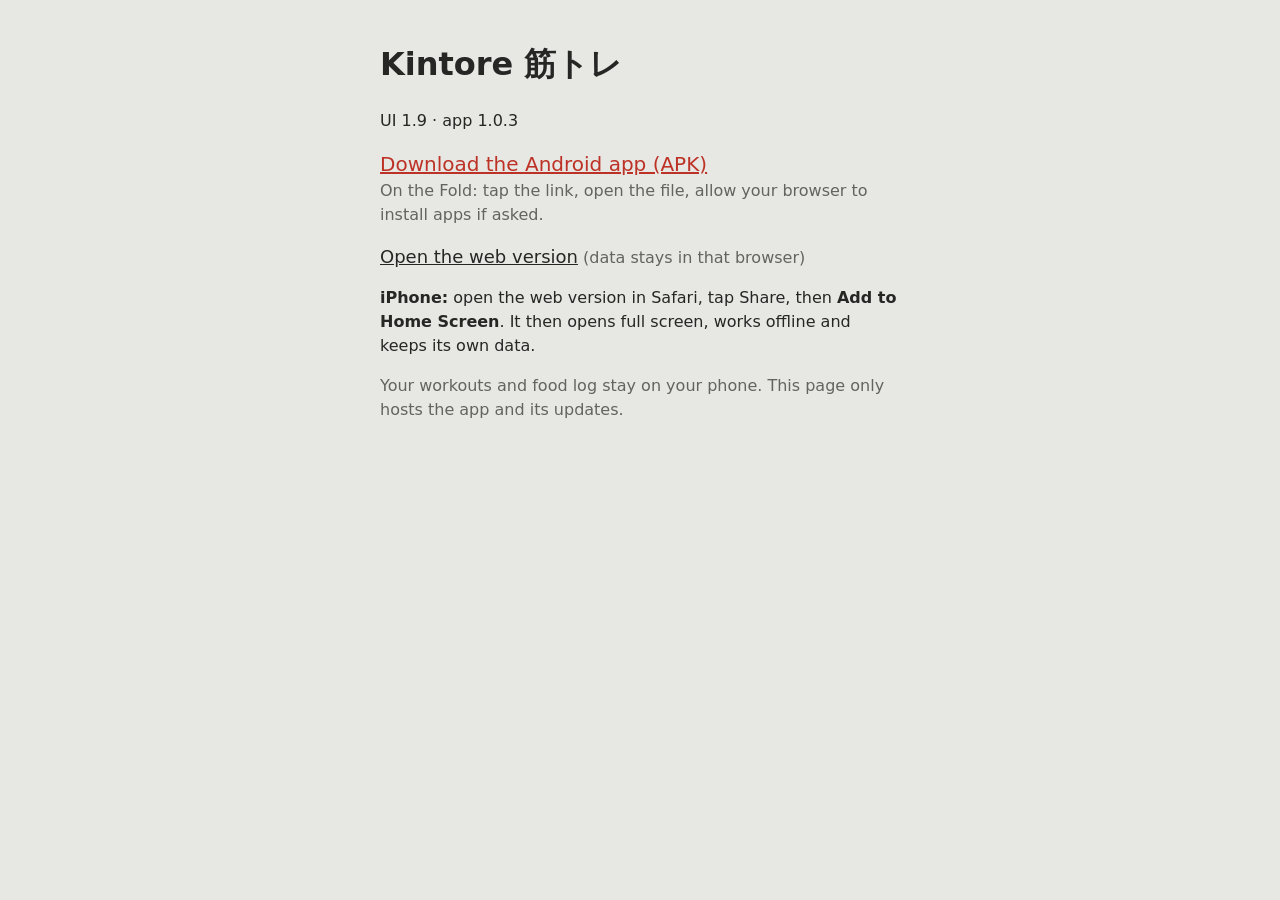
<file: index.html>
<!doctype html><meta charset="utf-8"><meta name="viewport" content="width=device-width,initial-scale=1">
<title>Kintore</title><link rel="icon" href="app/icons/icon.svg">
<body style="font-family:system-ui;max-width:520px;margin:40px auto;padding:0 16px;line-height:1.5;background:#E7E7E4;color:#262625">
<h1 style="font-weight:600">Kintore 筋トレ</h1><p>UI 1.9 · app 1.0.3</p>
<p><a href="kintore.apk" style="font-size:20px;color:#BD3226">Download the Android app (APK)</a><br>
<span style="color:#63635F">On the Fold: tap the link, open the file, allow your browser to install apps if asked.</span></p>
<p><a href="app/" style="font-size:18px;color:#262625">Open the web version</a> <span style="color:#63635F">(data stays in that browser)</span></p>
<p><b>iPhone:</b> open the web version in Safari, tap Share, then <b>Add to Home Screen</b>. It then opens full screen, works offline and keeps its own data.</p>
<p style="color:#63635F">Your workouts and food log stay on your phone. This page only hosts the app and its updates.</p></body>
</file>
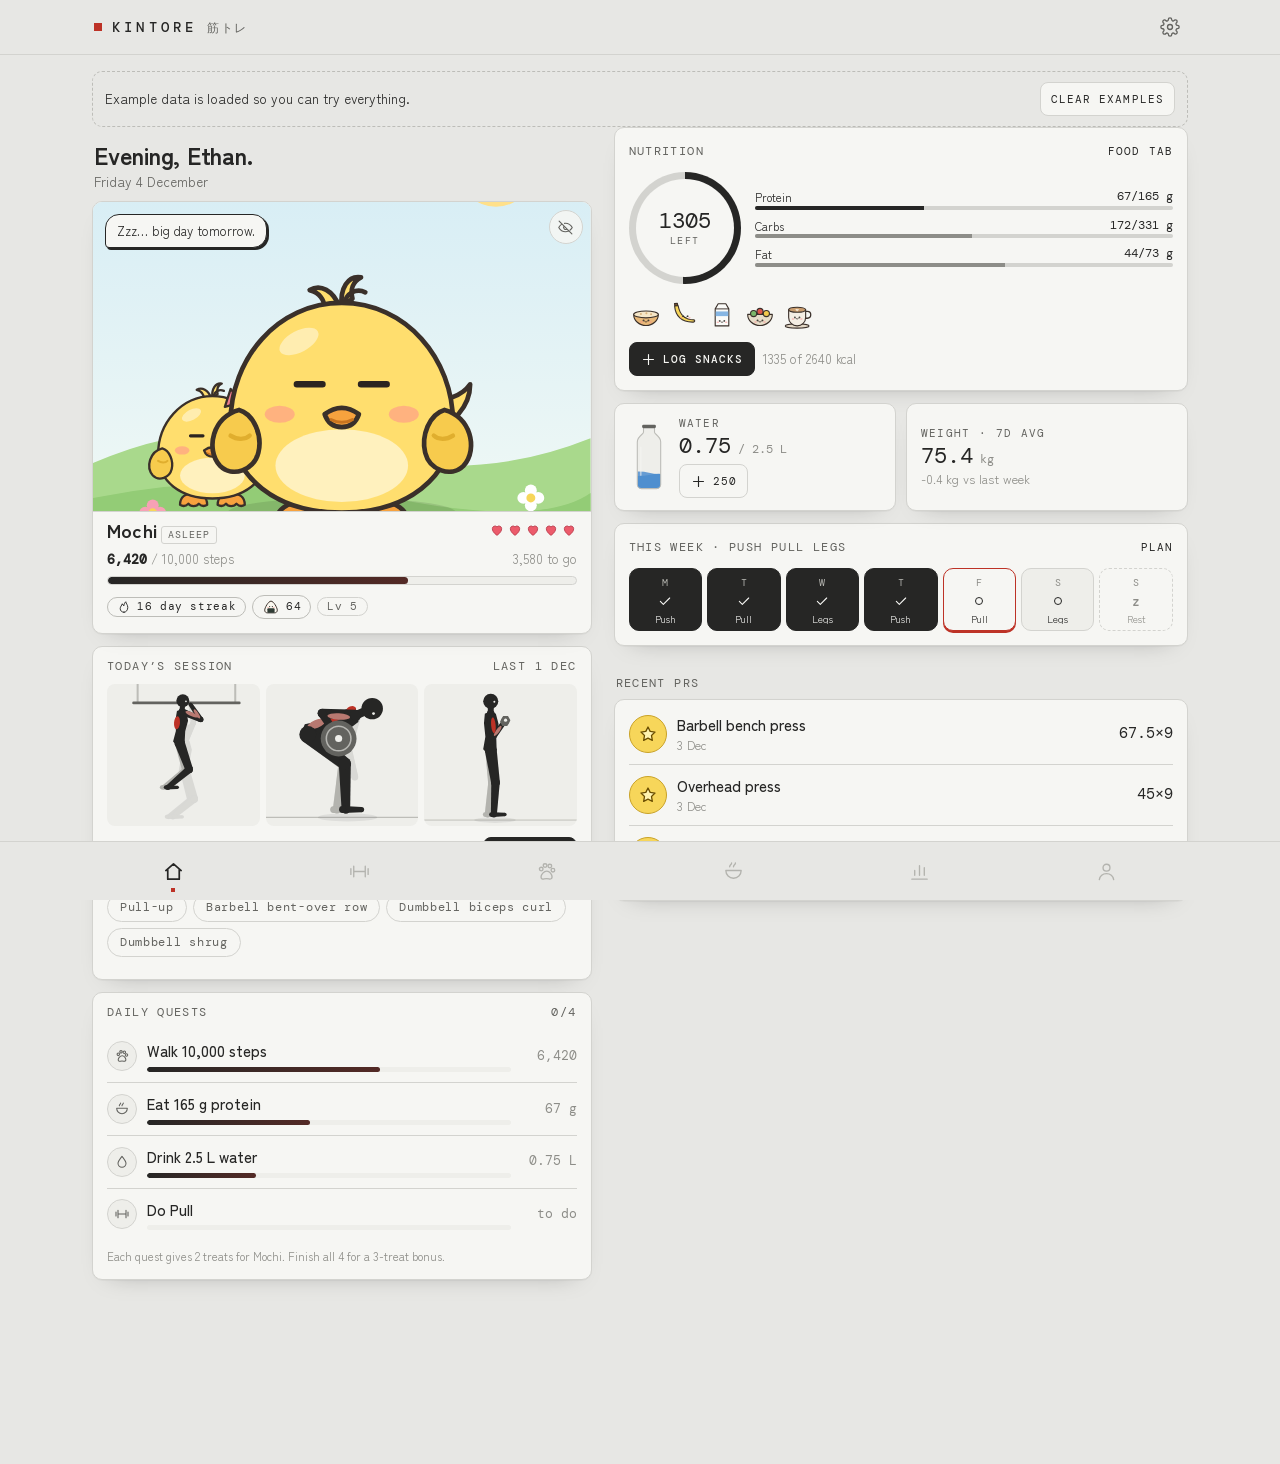
<file: app/index.html>
<!doctype html>
<html lang="en">
<head>
<meta charset="utf-8">
<meta name="viewport" content="width=device-width,initial-scale=1,viewport-fit=cover">
<meta name="color-scheme" content="light dark">
<title>Kintore</title>
<link rel="manifest" href="manifest.webmanifest">
<link rel="icon" href="icons/icon.svg">
<link rel="apple-touch-icon" href="icons/apple-touch-icon.png">
<meta name="theme-color" content="#E7E7E4">
<meta name="apple-mobile-web-app-capable" content="yes">
<meta name="mobile-web-app-capable" content="yes">
<meta name="apple-mobile-web-app-status-bar-style" content="default">
<meta name="apple-mobile-web-app-title" content="Kintore">
<meta name="format-detection" content="telephone=no">
<link rel="stylesheet" href="css/app.css">
</head>
<body>

<header class="topbar"><div class="in">
  <h1 class="brand">Kintore <small>筋トレ</small></h1>
  <button type="button" class="iconbtn" data-a="settings" aria-label="Settings"><svg class="i" viewBox="0 0 24 24"><circle cx="12" cy="12" r="3"/><path d="M19.4 15a1.7 1.7 0 0 0 .3 1.8l.1.1a2 2 0 1 1-2.8 2.8l-.1-.1a1.7 1.7 0 0 0-1.8-.3 1.7 1.7 0 0 0-1 1.5V21a2 2 0 1 1-4 0v-.1a1.7 1.7 0 0 0-1.1-1.5 1.7 1.7 0 0 0-1.8.3l-.1.1a2 2 0 1 1-2.8-2.8l.1-.1a1.7 1.7 0 0 0 .3-1.8 1.7 1.7 0 0 0-1.5-1H3a2 2 0 1 1 0-4h.1a1.7 1.7 0 0 0 1.5-1.1 1.7 1.7 0 0 0-.3-1.8l-.1-.1a2 2 0 1 1 2.8-2.8l.1.1a1.7 1.7 0 0 0 1.8.3H9a1.7 1.7 0 0 0 1-1.5V3a2 2 0 1 1 4 0v.1a1.7 1.7 0 0 0 1 1.5 1.7 1.7 0 0 0 1.8-.3l.1-.1a2 2 0 1 1 2.8 2.8l-.1.1a1.7 1.7 0 0 0-.3 1.8V9a1.7 1.7 0 0 0 1.5 1H21a2 2 0 1 1 0 4h-.1a1.7 1.7 0 0 0-1.5 1z"/></svg></button>
</div></header>
<main><div class="page" id="view"></div></main>
<div id="rest" hidden><div class="in"><div class="prog"><i id="rest-i"></i></div><span class="lbl">Rest</span><span class="t" id="rest-t">1:30</span><span class="grow small muted ellipsis" id="rest-n"></span>
  <button type="button" class="btn sm" data-a="rest-add" aria-label="Add 15 seconds">+15</button><button type="button" class="btn sm ghost" data-a="rest-stop">Skip</button></div></div>
<nav class="bottomnav" aria-label="Sections"><div class="in" id="nav"></div></nav>
<div id="sheetwrap" hidden><button type="button" class="scrim" data-a="close" aria-label="Close"></button><div class="sheet" role="dialog" aria-modal="true" id="sheet"></div></div>
<div id="toastwrap"></div>
<script src="js/figs.js"></script>
<script src="js/icons.js"></script>
<script src="js/pets.js"></script>
<script src="js/app.js"></script>
<script src="js/walk.js"></script>
<script src="js/plan.js"></script>
<script src="js/coach.js"></script>
<script src="js/me.js"></script>
<script src="js/web.js"></script>
<script src="js/boot.js"></script>
</body>
</html>
</file>
<file: app/css/app.css>
/* Generated from the Kintore prototype. Fonts are bundled so the app works offline. */
@font-face{font-family:"DM Mono";font-weight:300;font-display:swap;src:url(../fonts/dm-mono-latin-300-normal.woff2) format("woff2")}
@font-face{font-family:"DM Mono";font-weight:400;font-display:swap;src:url(../fonts/dm-mono-latin-400-normal.woff2) format("woff2")}
@font-face{font-family:"DM Mono";font-weight:500;font-display:swap;src:url(../fonts/dm-mono-latin-500-normal.woff2) format("woff2")}
@font-face{font-family:"Zen Kaku Gothic New";font-weight:400;font-display:swap;src:url(../fonts/zen-kaku-gothic-new-latin-400-normal.woff2) format("woff2")}
@font-face{font-family:"Zen Kaku Gothic New";font-weight:500;font-display:swap;src:url(../fonts/zen-kaku-gothic-new-latin-500-normal.woff2) format("woff2")}
@font-face{font-family:"Zen Kaku Gothic New";font-weight:700;font-display:swap;src:url(../fonts/zen-kaku-gothic-new-latin-700-normal.woff2) format("woff2")}
/* Kintore — same paper/ink language as Kura, Hibiki, Koban and Kabu: warm paper and ink, DM Mono for labels and data,
   Zen Kaku Gothic New for text, the red square as the family mark and red for "on". Layout: one column, hairline cards, icon-only bottom nav. */
:root{
  --paper:#E7E7E4; --sheet:#F6F6F3; --soft:#EEEEEA; --rule:#D3D3CF; --red:#BD3226; --up:#1d7a4f; --warn:#a86c12; --water:#4f8fcf;
  --ink:#262625; --ink-2:#63635F; --ink-3:#8d8d88; --line-strong:#BDBDB8; --scrim:rgba(0,0,0,.38);
  --shadow:0 1px 0 rgba(0,0,0,.03),0 10px 24px -18px rgba(0,0,0,.35);
  --accent:var(--ink); --accent-ink:var(--sheet); --mark:var(--red); --dim:#B3B3AE; --off:#DCDCD8;
  --radius:10px; --tap:44px; --nav-h:58px;
  --f-mono:"DM Mono",ui-monospace,Menlo,Consolas,monospace;
  --f-body:"Zen Kaku Gothic New",system-ui,-apple-system,"Segoe UI",Roboto,sans-serif;
}
@media (prefers-color-scheme: dark){:root:not([data-theme="light"]):not([data-kt]){color-scheme:dark;
  --paper:#111110; --sheet:#1A1A19; --soft:#232322; --rule:#2C2C2A; --red:#FF6B5E; --up:#4cc38a; --warn:#e0a84a; --water:#6aaee8;
  --ink:#E7E7E3; --ink-2:#9A9A95; --ink-3:#7F7F7B; --line-strong:#3A3A38; --scrim:rgba(0,0,0,.6);
  --shadow:0 1px 0 rgba(0,0,0,.3),0 10px 24px -16px rgba(0,0,0,.9); --dim:#4A4A47; --off:#252524}}
:root[data-theme="dark"]:not([data-kt]),:root[data-kt="dark"]{color-scheme:dark;
  --paper:#111110; --sheet:#1A1A19; --soft:#232322; --rule:#2C2C2A; --red:#FF6B5E; --up:#4cc38a; --warn:#e0a84a; --water:#6aaee8;
  --ink:#E7E7E3; --ink-2:#9A9A95; --ink-3:#7F7F7B; --line-strong:#3A3A38; --scrim:rgba(0,0,0,.6);
  --shadow:0 1px 0 rgba(0,0,0,.3),0 10px 24px -16px rgba(0,0,0,.9); --dim:#4A4A47; --off:#252524}
:root[data-kt="light"]{color-scheme:light;
  --paper:#E7E7E4; --sheet:#F6F6F3; --soft:#EEEEEA; --rule:#D3D3CF; --red:#BD3226; --up:#1d7a4f; --warn:#a86c12; --water:#4f8fcf;
  --ink:#262625; --ink-2:#63635F; --ink-3:#8d8d88; --line-strong:#BDBDB8; --scrim:rgba(0,0,0,.38); --dim:#B3B3AE; --off:#DCDCD8}
/* 湯屋 Yuya: washi paper, soft sumi ink, dimmed lantern vermilion */
:root[data-kt="yuya"]{color-scheme:light;
  --paper:#ECE5D8; --sheet:#F4EFE6; --soft:#E4DCCD; --rule:#D6CCBA; --red:#A9533C; --up:#4F7A6B; --warn:#9A6A2A; --water:#5f8fa3;
  --ink:#34302A; --ink-2:#5F6B66; --ink-3:#85897F; --line-strong:#C3B8A4; --scrim:rgba(40,34,26,.36);
  --shadow:0 1px 0 rgba(60,45,25,.04),0 10px 24px -18px rgba(60,45,25,.35);
  --accent:#3E4A47; --accent-ink:#F4EFE6; --mark:#B05A40; --dim:#BDB4A3; --off:#DDD4C4}
:root[data-kt="yuya-night"]{color-scheme:dark;
  --paper:#1C1A17; --sheet:#23201C; --soft:#2A2622; --rule:#34302A; --red:#C9765A; --up:#7FA392; --warn:#C9A15A; --water:#7fa6b5;
  --ink:#D9D0BF; --ink-2:#A3A79C; --ink-3:#868074; --line-strong:#463F37; --scrim:rgba(10,8,6,.6);
  --shadow:0 1px 0 rgba(0,0,0,.25),0 10px 24px -16px rgba(0,0,0,.85);
  --accent:#BDB4A2; --accent-ink:#1C1A17; --mark:#B8664A; --dim:#4D4740; --off:#2E2A25}

*{box-sizing:border-box;-webkit-tap-highlight-color:transparent}
body{background:var(--paper);color:var(--ink);font:15px/1.45 var(--f-body)}
body::before{content:"";position:fixed;inset:0 0 auto;height:env(safe-area-inset-top,0px);z-index:10;background:var(--paper)}
button,input,select,textarea{font:inherit;color:inherit}
button{cursor:pointer} button:disabled{cursor:default;opacity:.45}
:focus-visible{outline:2px solid var(--ink-2);outline-offset:2px}
svg.i{width:20px;height:20px;flex:none;stroke:currentColor;fill:none;stroke-width:1.6;stroke-linecap:round;stroke-linejoin:round}
.num{font-family:var(--f-mono);font-variant-numeric:tabular-nums}
.mono{font-family:var(--f-mono)}
.muted{color:var(--ink-3)} .ink2{color:var(--ink-2)} .small{font-size:13px} .tiny{font-size:11.5px}
.row{display:flex;align-items:center;gap:8px} .wrap{flex-wrap:wrap} .between{justify-content:space-between} .grow{flex:1;min-width:0}
.ellipsis{overflow:hidden;text-overflow:ellipsis;white-space:nowrap}
.neg{color:var(--red)} .pos{color:var(--up)}
.sr{position:absolute;width:1px;height:1px;overflow:hidden;clip:rect(0 0 0 0)}

/* shell */
.topbar{position:sticky;top:env(safe-area-inset-top,0px);z-index:5;background:var(--paper);border-bottom:1px solid var(--rule)}
.topbar .in{max-width:760px;margin:0 auto;display:flex;align-items:center;gap:4px;min-height:54px;padding-left:max(14px,env(safe-area-inset-left,0px));padding-right:max(8px,env(safe-area-inset-right,0px))}
.brand{display:inline-flex;align-items:center;gap:10px;font:500 14px var(--f-mono);letter-spacing:.3em;text-transform:uppercase;margin:0;flex:1}
.brand::before{content:"";width:8px;height:8px;background:var(--mark);flex:none}
.brand small{font-family:var(--f-body);letter-spacing:.1em;color:var(--ink-2);font-weight:400;font-size:12px}
.iconbtn{width:var(--tap);height:var(--tap);border:0;background:transparent;border-radius:6px;display:grid;place-items:center;color:var(--ink-2);flex:none;padding:0}
.iconbtn:active{background:var(--soft)} .iconbtn.sm{width:34px;height:34px}
main{padding-bottom:calc(var(--nav-h) + 90px)}
.page{max-width:760px;margin:0 auto;padding-block:6px 24px;padding-left:max(12px,env(safe-area-inset-left,0px));padding-right:max(12px,env(safe-area-inset-right,0px))}
.bottomnav{position:fixed;bottom:0;left:0;right:0;z-index:10;background:var(--paper);border-top:1px solid var(--rule);padding:0 max(4px,env(safe-area-inset-right,0px)) env(safe-area-inset-bottom,0px) max(4px,env(safe-area-inset-left,0px))}
.bottomnav .in{max-width:760px;margin:0 auto;display:grid;grid-template-columns:repeat(6,1fr);height:var(--nav-h)}
.navbtn{border:0;background:transparent;display:flex;flex-direction:column;align-items:center;justify-content:center;color:var(--dim);position:relative}
.navbtn svg{width:23px;height:23px;stroke-width:1.4}
.navbtn.on{color:var(--ink)} .navbtn.on svg{stroke-width:1.8}
.navbtn.on::after{content:"";position:absolute;bottom:8px;width:4px;height:4px;background:var(--mark)}
.navbtn .dot{position:absolute;top:10px;left:calc(50% + 8px);width:7px;height:7px;border-radius:50%;background:var(--red)}

/* type + blocks */
.hello{font-size:24px;font-weight:700;margin:14px 2px 2px;letter-spacing:-.01em;line-height:1.2;text-wrap:balance}
.sub{margin:0 2px 10px;color:var(--ink-2);font-size:13.5px}
.sectionlabel{display:flex;justify-content:space-between;align-items:center;padding:18px 2px 8px;font:400 11.5px var(--f-mono);letter-spacing:.12em;text-transform:uppercase;color:var(--ink-2)}
.more{border:0;background:none;font:400 11px var(--f-mono);letter-spacing:.1em;color:var(--ink);text-transform:uppercase;padding:4px 0}
.card{background:var(--sheet);border:1px solid var(--rule);border-radius:var(--radius);box-shadow:var(--shadow);margin:0 0 12px;overflow:hidden}
.card-h{padding:12px 14px 6px;font:400 11.5px var(--f-mono);letter-spacing:.12em;text-transform:uppercase;color:var(--ink-2);display:flex;justify-content:space-between;align-items:center;gap:8px}
.card-b{padding:4px 14px 14px}
.lbl{font:400 11px var(--f-mono);letter-spacing:.12em;text-transform:uppercase;color:var(--ink-2)}
.btn{border:1px solid var(--rule);background:var(--sheet);border-radius:8px;padding:0 14px;min-height:var(--tap);font:400 12px var(--f-mono);letter-spacing:.1em;text-transform:uppercase;color:var(--ink);display:inline-flex;align-items:center;justify-content:center;gap:6px}
.btn svg{width:17px;height:17px}
.btn.primary{background:var(--accent);color:var(--accent-ink);border-color:var(--accent);font-weight:500}
.btn.danger{background:transparent;color:var(--red);border-color:color-mix(in srgb,var(--red) 50%,var(--rule))}
.btn.ghost{background:transparent;border-color:transparent}
.btn.sm{min-height:34px;font-size:11px;padding:0 10px}
.btn.block{width:100%}
.chips{display:flex;gap:6px;overflow-x:auto;padding:2px 0 8px;scrollbar-width:none;align-items:center}
.chips::-webkit-scrollbar{display:none}
.chips.wrapc{flex-wrap:wrap;overflow:visible}
.chip{flex:none;border:1px solid var(--rule);background:transparent;border-radius:999px;padding:6px 12px;font:400 11.5px var(--f-mono);letter-spacing:.06em;color:var(--ink-2);display:inline-flex;gap:6px;align-items:center;white-space:nowrap}
.chip svg.i{width:14px;height:14px}
.chip .fi{width:22px;height:22px;margin:-4px 0 -4px -6px}
.chip.on{background:var(--ink);border-color:var(--ink);color:var(--sheet)}
.chip.p{color:var(--ink);border-color:var(--line-strong)}
span.chip{padding:2px 9px;font-size:10.5px}
.tag{display:inline-block;font:400 9.5px var(--f-mono);letter-spacing:.1em;text-transform:uppercase;padding:2px 6px;border-radius:3px;border:1px solid var(--rule);color:var(--ink-2);white-space:nowrap}
.tag.home{border-color:color-mix(in srgb,var(--up) 50%,var(--rule));color:var(--up)}
.seg{display:flex;background:var(--soft);border:1px solid var(--rule);border-radius:10px;padding:3px;gap:3px;margin:4px 0 12px}
.seg button{flex:1;border:0;background:transparent;border-radius:7px;padding:8px 4px;font:400 11px var(--f-mono);letter-spacing:.08em;text-transform:uppercase;color:var(--ink-2)}
.seg button.on{background:var(--ink);color:var(--sheet)}
.field{display:flex;flex-direction:column;gap:4px;margin-bottom:12px;min-width:0}
.field>label,.field>span{font:400 11px var(--f-mono);letter-spacing:.1em;text-transform:uppercase;color:var(--ink-2)}
.input{width:100%;min-height:var(--tap);border:1px solid var(--rule);background:var(--sheet);border-radius:8px;padding:8px 12px;outline:none}
.input:focus{border-color:var(--ink-2)}
.g2{display:grid;grid-template-columns:repeat(2,minmax(0,1fr));gap:0 10px} .g3{display:grid;grid-template-columns:repeat(3,minmax(0,1fr));gap:0 10px}
.tiles{display:grid;grid-template-columns:repeat(2,minmax(0,1fr));gap:10px;margin-bottom:12px}
@media (min-width:620px){.tiles.t4{grid-template-columns:repeat(4,minmax(0,1fr))}}
.tile{background:var(--sheet);border:1px solid var(--rule);border-radius:var(--radius);padding:12px 14px;box-shadow:var(--shadow);min-width:0;text-align:left}
button.tile{display:block;width:100%}
.tile .l{font:400 11px var(--f-mono);letter-spacing:.12em;text-transform:uppercase;color:var(--ink-2)}
.tile .v{font:400 22px var(--f-mono);margin-top:4px;font-variant-numeric:tabular-nums;line-height:1.1}
.tile .v small{font-size:12px;color:var(--ink-3)}
.tile .s{font-size:12.5px;color:var(--ink-3);margin-top:2px}
.lrow{display:flex;align-items:center;gap:10px;padding:10px 0;border-top:1px solid var(--rule);min-height:var(--tap)}
.lrow:first-child{border-top:0}
.lrow .t{flex:1;min-width:0}
.lrow .t b{font-weight:500;display:block}
.lrow .t span{display:block;font-size:12.5px;color:var(--ink-3)}
.lrow .t b>span{display:inline-block;vertical-align:1px}
.empty{padding:24px 16px;text-align:center;color:var(--ink-3);font-size:14px}
.note{font-size:12.5px;color:var(--ink-3);margin:6px 2px}

/* rings */
.ring{--v:0;--c:var(--ink);width:112px;height:112px;border-radius:50%;display:grid;place-items:center;background:conic-gradient(var(--c) calc(var(--v) * 1%),var(--rule) 0);flex:none}
.ring>div{width:calc(100% - 14px);height:calc(100% - 14px);border-radius:50%;background:var(--sheet);display:grid;place-items:center;text-align:center;align-content:center}
.ring b{font:400 22px var(--f-mono);line-height:1}
.ring span{font:400 9.5px var(--f-mono);letter-spacing:.12em;text-transform:uppercase;color:var(--ink-2);margin-top:3px}
.ring.sm{width:60px;height:60px} .ring.sm>div{width:calc(100% - 9px);height:calc(100% - 9px)} .ring.sm b{font-size:14px}
.ring.xs{width:52px;height:52px} .ring.xs>div{width:calc(100% - 8px);height:calc(100% - 8px)} .ring.xs b{font-size:13px} .ring.xs span{font-size:8.5px;margin-top:1px}
.bar{height:4px;background:var(--rule);border-radius:2px;overflow:hidden} .bar i{display:block;height:100%;background:var(--ink)}

/* figures */
.fig{background:var(--soft);border:0;border-radius:8px;padding:0;display:block;width:100%;aspect-ratio:240/224;cursor:pointer;overflow:hidden}
.fig svg{width:100%;height:100%;display:block}
.fg .sk{fill:var(--ink)} .fg .sb{fill:var(--dim)} .fg .gh{fill:var(--ink)} .fg .eye{fill:var(--soft)}
.fg .mp{fill:var(--red)} .fg .ms{fill:color-mix(in srgb,var(--red) 45%,var(--dim))}
.fg .floor{stroke:var(--line-strong);stroke-width:1.2} .fg .shadow{fill:var(--ink);opacity:.08}
.fg .prop{fill:var(--line-strong)} .fg .prop2{fill:color-mix(in srgb,var(--line-strong) 70%,var(--soft))}
.fg .wall{fill:var(--off)} .fg .edge{stroke:var(--line-strong)} .fg .post{stroke:var(--line-strong);stroke-width:3}
.fg .barl{stroke:var(--ink-2);stroke-width:4;stroke-linecap:round} .fg .cable{stroke:var(--ink-2);stroke-width:1.2}
.fg .iron{fill:var(--ink-2)} .fg .hub{fill:var(--soft)} .fg .plate{fill:var(--ink-2)} .fg .pring{fill:none;stroke:var(--soft);stroke-width:1.4;opacity:.6}
.fg .mat{fill:var(--off)} .fg .rail{stroke:var(--line-strong);stroke-width:5;stroke-linecap:round}
.fg .mm-base{fill:var(--line-strong)} .fg .mm-off{fill:var(--off)}
.figpair{display:grid;grid-template-columns:1.25fr 1fr;gap:8px;margin-bottom:12px}
.figpair .fig{cursor:default}

/* workout */
.exb .exh{display:flex;gap:12px;align-items:flex-start;padding:12px 8px 6px 12px}
.exb .thumb{width:62px;flex:none}
.exb .nm{border:0;background:none;padding:0;text-align:left;font-weight:700;font-size:16.5px;line-height:1.25;display:block}
.exb .meta{font:400 11px var(--f-mono);letter-spacing:.04em;color:var(--ink-3);margin-top:3px}
.exb .tip{padding:0 12px 8px;font-size:13px;color:var(--ink-2)}
.exb .tip b{font-weight:500;color:var(--ink)}
.exb .memo{padding:0 12px 8px;font-size:12.5px;color:var(--ink-2);font-style:italic}
.exb .plates{padding:0 12px 8px;font:400 11.5px var(--f-mono);color:var(--ink-2);display:flex;gap:4px;align-items:center;flex-wrap:wrap}
.pl{display:inline-grid;place-items:center;min-width:26px;height:20px;padding:0 4px;border-radius:3px;background:var(--soft);border:1px solid var(--rule);font-size:11px;color:var(--ink)}
.sets{width:100%;border-collapse:collapse}
.sets th{font:400 10px var(--f-mono);letter-spacing:.1em;text-transform:uppercase;color:var(--ink-3);text-align:left;padding:5px 4px;border-top:1px solid var(--rule)}
.sets td{padding:5px 4px;border-top:1px solid var(--rule);vertical-align:middle}
.sets td:first-child,.sets th:first-child{padding-left:12px;width:26px}
.sets td:last-child,.sets th:last-child{padding-right:10px;text-align:right;width:46px}
.sets tr.done td{background:color-mix(in srgb,var(--up) 8%,transparent)}
.sets .sn{font:400 12px var(--f-mono);color:var(--ink-2)} .sets .sn.w{color:var(--warn)}
.prev{font:400 11.5px var(--f-mono);color:var(--ink-3);white-space:nowrap}
.stp{display:flex;align-items:center;gap:3px}
.stp button{width:28px;height:34px;border:1px solid var(--rule);background:var(--soft);border-radius:6px;padding:0;color:var(--ink-2);flex:none;font:400 15px var(--f-mono)}
.cell{width:56px;min-width:0;height:34px;border:1px solid var(--rule);border-radius:6px;background:var(--sheet);font:400 14.5px var(--f-mono);font-variant-numeric:tabular-nums;text-align:center;padding:0 2px;outline:none}
.cell:focus{border-color:var(--ink-2)} .cell.r{width:48px}
.tick{width:38px;height:34px;border-radius:6px;border:1px solid var(--rule);background:var(--soft);display:inline-grid;place-items:center;color:var(--ink-3);padding:0}
tr.done .tick{background:var(--ink);border-color:var(--ink);color:var(--sheet)}
.prmark{font:500 9.5px var(--f-mono);letter-spacing:.08em;color:#fff;background:var(--red);padding:1px 4px;border-radius:2px;margin-left:4px;vertical-align:1px}
.exf{display:flex;justify-content:space-between;gap:8px;padding:8px 10px 10px 12px;border-top:1px solid var(--rule)}
.wtitle{font:700 22px var(--f-body);border:0;border-bottom:1px dashed var(--rule);background:transparent;padding:2px 0;width:100%;min-width:0;outline:none;letter-spacing:-.01em}

/* rest strip */
#rest{position:fixed;left:0;right:0;bottom:calc(var(--nav-h) + env(safe-area-inset-bottom,0px));z-index:9;background:var(--paper);border-top:1px solid var(--rule)}
#rest .in{max-width:760px;margin:0 auto;display:flex;align-items:center;gap:10px;height:60px;position:relative;padding-left:max(16px,env(safe-area-inset-left,0px));padding-right:max(8px,env(safe-area-inset-right,0px))}
#rest .prog{position:absolute;left:0;right:0;top:-1px;height:2px} #rest .prog i{display:block;height:100%;background:var(--red)}
#rest .t{font:400 24px var(--f-mono);font-variant-numeric:tabular-nums;min-width:72px}

/* body map + exercise cards */
svg.body{width:100%;max-width:380px;height:auto;display:block;margin:4px auto 0}
svg.body .m{cursor:pointer;stroke:var(--sheet);stroke-width:1}
svg.body .m:hover{stroke:var(--ink)}
svg.body .base{fill:var(--line-strong)}
svg.body text{font:400 9px var(--f-mono);fill:var(--ink-3);letter-spacing:.2em}
.legend{display:flex;gap:14px;flex-wrap:wrap;justify-content:center;font:400 10.5px var(--f-mono);letter-spacing:.06em;color:var(--ink-3);padding:6px 0 2px}
.legend i{display:inline-block;width:9px;height:9px;margin-right:5px;vertical-align:-1px}
.excards{display:grid;grid-template-columns:repeat(2,minmax(0,1fr));gap:10px}
@media (min-width:640px){.excards{grid-template-columns:repeat(3,minmax(0,1fr))}}
.exc{background:var(--sheet);border:1px solid var(--rule);border-radius:var(--radius);padding:8px;display:flex;flex-direction:column;gap:6px;min-width:0;box-shadow:var(--shadow)}
.exc h3{margin:2px 2px 0;font-size:14px;font-weight:700;line-height:1.25}
.exc .m{font:400 10.5px var(--f-mono);color:var(--ink-3);margin:0 2px;letter-spacing:.03em}
.exc .rx{font:400 11px var(--f-mono);color:var(--ink-2);margin:0 2px}
.exc .tags{display:flex;gap:4px;flex-wrap:wrap;margin:0 2px}

/* food */
.fi{width:40px;height:40px;flex:none;display:block}
.fic{width:46px;height:46px;border-radius:12px;background:var(--soft);display:grid;place-items:center;flex:none}
.wk{display:grid;grid-template-columns:repeat(7,minmax(0,1fr));gap:4px;margin:4px 0 12px}
.wk button{border:1px solid transparent;background:transparent;border-radius:12px;padding:6px 0 7px;display:flex;flex-direction:column;align-items:center;gap:3px;color:var(--ink-2)}
.wk button.on{background:var(--sheet);border-color:var(--rule);color:var(--ink);box-shadow:var(--shadow)}
.wk .d{font:400 10px var(--f-mono);letter-spacing:.1em;text-transform:uppercase}
.wk .n{font:500 15px var(--f-mono)}
.wk .r{--v:0;width:20px;height:20px;border-radius:50%;background:conic-gradient(var(--c,var(--ink)) calc(var(--v)*1%),var(--rule) 0);display:grid;place-items:center}
.wk .r::after{content:"";width:12px;height:12px;border-radius:50%;background:var(--paper)}
.wk button.on .r::after{background:var(--sheet)}
.wk .today .n{color:var(--red)}
.wkh{display:flex;align-items:center;justify-content:space-between;margin-top:10px}
.wkh b{font-weight:700;font-size:18px}
.fsum{display:flex;gap:14px;align-items:center}
.macros{display:grid;grid-template-columns:repeat(3,minmax(0,1fr));gap:6px;flex:1;min-width:0}
.mac{display:flex;flex-direction:column;align-items:center;gap:4px;text-align:center}
.mac .lbl{font-size:9.5px}
.idea{border:1px solid var(--rule);background:var(--sheet);border-radius:12px;padding:6px 10px 6px 6px;display:flex;align-items:center;gap:8px;flex:none;text-align:left}
.idea .fi{width:34px;height:34px}
.idea b{display:block;font-size:13px;font-weight:500;line-height:1.2}
.idea span{font:400 10.5px var(--f-mono);color:var(--ink-3)}
.mealh{display:flex;align-items:center;gap:10px;padding:12px 8px 6px 14px}
.mealh .mi{width:30px;height:30px;border-radius:9px;background:var(--soft);display:grid;place-items:center;color:var(--ink-2)}
.mealh .mi svg{width:18px;height:18px}
.mealh h3{margin:0;font-size:15.5px;font-weight:700;flex:1}
.fitem{display:flex;align-items:center;gap:10px;padding:8px 14px;border:0;border-top:1px solid var(--rule);background:transparent;width:100%;text-align:left}
.fitem .t{flex:1;min-width:0} .fitem .t b{font-weight:500;display:block;line-height:1.25}
.fitem .t span{display:block;font-size:12px;color:var(--ink-3)}
.fitem .k{font:400 13.5px var(--f-mono);text-align:right}
.fitem .k small{display:block;font-size:10px;color:var(--ink-3)}
.usual{display:flex;gap:6px;overflow-x:auto;padding:8px 14px 12px;border-top:1px solid var(--rule);scrollbar-width:none;align-items:center}
.usual::-webkit-scrollbar{display:none}
.fgrid{display:grid;grid-template-columns:repeat(auto-fill,minmax(98px,1fr));gap:8px}
.ftile{position:relative;border:1px solid var(--rule);background:var(--sheet);border-radius:14px;padding:10px 6px 8px;display:flex;flex-direction:column;align-items:center;gap:4px;text-align:center;min-width:0}
.ftile .fi{width:46px;height:46px}
.ftile b{font-size:12.5px;font-weight:500;line-height:1.2;display:-webkit-box;-webkit-line-clamp:2;-webkit-box-orient:vertical;overflow:hidden;min-height:30px}
.ftile span{font:400 10px var(--f-mono);color:var(--ink-3)}
.ftile.on{border-color:var(--ink);box-shadow:inset 0 0 0 1px var(--ink)}
.ftile .badge{position:absolute;top:6px;right:6px;background:var(--ink);color:var(--sheet);font:500 10.5px var(--f-mono);border-radius:999px;padding:1px 6px}
.ftile .minus{position:absolute;top:4px;left:4px;width:24px;height:24px;border-radius:50%;border:1px solid var(--rule);background:var(--soft);color:var(--ink-2);font:400 14px var(--f-mono);padding:0;line-height:1}
.water{display:flex;gap:14px;align-items:center}
.bottle{width:58px;height:96px;flex:none}
.wbtns{display:flex;gap:6px;flex-wrap:wrap}
.edit-hero{display:flex;flex-direction:column;align-items:center;gap:6px;padding:4px 0 10px}
.edit-hero .fi{width:76px;height:76px}
.bigstep{display:flex;align-items:center;justify-content:center;gap:14px;margin:6px 0 10px}
.bigstep button{width:48px;height:48px;border-radius:50%;border:1px solid var(--rule);background:var(--soft);font:400 22px var(--f-mono);color:var(--ink)}
.bigstep b{font:400 30px var(--f-mono);min-width:96px;text-align:center}
.icpick{display:flex;gap:6px;overflow-x:auto;padding:2px 0 8px}
.icpick button{border:1px solid var(--rule);background:var(--soft);border-radius:10px;padding:2px;flex:none}
.icpick button.on{border-color:var(--ink);box-shadow:inset 0 0 0 1px var(--ink)}
.icpick .fi{width:34px;height:34px}

/* stats */
.chart svg{width:100%;height:auto;display:block}
.chart text{font:400 10px var(--f-mono);fill:var(--ink-3)}
.vb{display:grid;grid-template-columns:86px 1fr 34px;gap:8px;align-items:center;font-size:13px;padding:4px 0}
.vb .tr{position:relative;height:10px;background:var(--soft);border-radius:2px}
.vb .band{position:absolute;top:0;bottom:0;left:33.33%;width:33.33%;background:color-mix(in srgb,var(--up) 18%,transparent)}
.vb .fl{position:absolute;top:2px;bottom:2px;left:0;border-radius:1px;background:var(--ink)}
.vb .fl.low{background:var(--warn)} .vb .fl.hi{background:var(--red)}
.heat{display:grid;grid-auto-flow:column;grid-template-rows:repeat(7,14px);grid-auto-columns:14px;gap:3px;overflow-x:auto;padding-bottom:4px}
.heat i{border-radius:2px;background:var(--off);display:block}

/* sheet + toast */
.scrim{position:fixed;inset:0;z-index:40;background:var(--scrim);border:0;width:100%;padding:0}
.sheet{position:fixed;left:0;right:0;bottom:0;z-index:41;background:var(--sheet);border-top:1px solid var(--rule);border-radius:18px 18px 0 0;max-height:90vh;display:flex;flex-direction:column;box-shadow:var(--shadow);animation:up .2s cubic-bezier(.2,.8,.2,1)}
@media (min-width:720px){.sheet{left:50%;right:auto;width:680px;transform:translateX(-50%);bottom:auto;top:5vh;max-height:88vh;border-radius:16px;border:1px solid var(--rule);animation:none}}
@keyframes up{from{transform:translateY(30px);opacity:.4}to{transform:none;opacity:1}}
.sheet .grab{width:36px;height:4px;border-radius:2px;background:var(--line-strong);margin:8px auto 2px;flex:none}
.sheet-h{display:flex;align-items:center;gap:8px;padding:4px 6px 4px 16px;flex:none}
.sheet-h h2{margin:0;flex:1;font:500 12.5px var(--f-mono);letter-spacing:.14em;text-transform:uppercase}
.sheet-b{overflow-y:auto;padding:4px 16px 16px;flex:1}
.sheet-f{padding:10px 16px calc(12px + env(safe-area-inset-bottom,0px));display:flex;gap:8px;border-top:1px solid var(--rule);flex:none;align-items:center}
.sheet .card{box-shadow:none}
.toast{position:fixed;left:50%;bottom:calc(var(--nav-h) + 74px + env(safe-area-inset-bottom,0px));transform:translateX(-50%);z-index:60;background:var(--ink);color:var(--sheet);padding:10px 14px;border-radius:10px;font-size:14px;display:flex;gap:12px;align-items:center;box-shadow:var(--shadow);max-width:calc(100vw - 32px)}
.toast button{border:0;background:transparent;color:var(--sheet);font:500 12px var(--f-mono);letter-spacing:.1em;text-transform:uppercase;padding:4px}
.banner{border:1px dashed var(--line-strong);border-radius:var(--radius);padding:10px 12px;font-size:13.5px;margin:10px 0 0;display:flex;gap:10px;align-items:center;justify-content:space-between;flex-wrap:wrap}
@media (prefers-reduced-motion: reduce){.sheet{animation:none}}

/* Galaxy Z Fold unfolded (and tablets): wider page, two columns */
.split>.col{min-width:0}
@media (min-width:840px){
  .page,.topbar .in,.bottomnav .in,#rest .in{max-width:1120px}
  .split{display:grid;grid-template-columns:minmax(0,1fr) minmax(0,1.15fr);gap:22px;align-items:start}
  .exgrid{display:grid;grid-template-columns:repeat(2,minmax(0,1fr));gap:12px;align-items:start}
  .exgrid>.card{margin:0}
  .split .excards{grid-template-columns:repeat(2,minmax(0,1fr))}
}
@media (min-width:1100px){.split .excards{grid-template-columns:repeat(3,minmax(0,1fr))}}
html,body{overscroll-behavior:none}
body{margin:0;-webkit-user-select:none;user-select:none}
input,textarea{-webkit-user-select:text;user-select:text}
.split .tiles.t4{grid-template-columns:repeat(2,minmax(0,1fr))}

/* ================= v4: pets, walk, plan, quests, badges ================= */
.navbtn .nl{position:absolute;width:1px;height:1px;overflow:hidden;clip:rect(0 0 0 0)}
.petsvg{width:100%;height:auto;display:block;overflow:visible}
.pethero{overflow:hidden}
.petstage{all:unset;display:block;position:relative;cursor:pointer;width:100%;aspect-ratio:1/0.82;overflow:hidden;background:var(--soft);border-bottom:1px solid var(--rule)}
.petstage .petsvg{position:absolute;inset:auto 0 0 0;width:100%;height:auto;margin-top:-6%}
.pethero.compact .petstage{aspect-ratio:1/0.62}
.pethero.compact .petstage .petsvg{bottom:-20%}
.bubble{position:absolute;top:12px;left:12px;max-width:62%;background:var(--sheet);color:var(--ink);border:1.5px solid var(--ink);border-radius:14px 14px 14px 4px;padding:7px 11px;font-size:13px;line-height:1.35;box-shadow:2px 2px 0 var(--ink);animation:bubIn .5s cubic-bezier(.2,1.4,.4,1) both}
@keyframes bubIn{from{opacity:0;transform:translateY(6px) scale(.9)}}
.petname{font-size:19px;font-weight:700;letter-spacing:.01em}
.hearts{display:inline-flex;gap:2px} .hearts svg{width:16px;height:16px;fill:var(--off);stroke:var(--line-strong);stroke-width:1.3} .hearts svg.on{fill:#EC5B6B;stroke:#B83B4B}
.pbar{height:9px;background:var(--soft);border:1px solid var(--rule);border-radius:99px;overflow:hidden;margin-top:6px}
.pbar i{display:block;height:100%;border-radius:99px;background:linear-gradient(90deg,var(--ink),color-mix(in srgb,var(--ink) 70%,var(--red)));transition:width .6s cubic-bezier(.2,.8,.2,1)}
.pbar.thin{height:5px;margin-top:5px;border:0}
.ti{width:18px;height:18px;vertical-align:-4px;flex:none}
.chip .i,.btn .ti{width:15px;height:15px}
.wbars{display:grid;grid-template-columns:repeat(7,1fr);gap:6px;align-items:end}
.wb{display:flex;flex-direction:column;align-items:center;gap:4px}
.wb .col{position:relative;width:100%;max-width:30px;height:96px;background:var(--soft);border-radius:8px;overflow:hidden;display:flex;align-items:flex-end}
.wb .col i{display:block;width:100%;background:var(--dim);border-radius:8px 8px 0 0;transition:height .6s}
.wb.hit .col i{background:var(--ink)} .wb.today .col{outline:1.5px solid var(--mark);outline-offset:1px}
.wb .gl{position:absolute;left:0;right:0;border-top:1.5px dashed var(--red);opacity:.6}
.wb .lbl{font:400 10px var(--f-mono);color:var(--ink-3)}
.wb .paw{width:15px;height:15px;fill:var(--ink)} span.paw{display:block}
.medal{width:38px;height:38px;border-radius:50%;display:grid;place-items:center;background:var(--soft);border:1.5px solid var(--rule);color:var(--ink-3);flex:none}
.medal .i{width:20px;height:20px}
.medal.gold{background:#F7D65A;border-color:#C9A227;color:#6B4E00} .medal.gold .i{fill:#FFF3B0}
.adopt{display:grid;grid-template-columns:repeat(2,1fr);gap:10px;margin:6px 0 12px}
@media (min-width:620px){.adopt{grid-template-columns:repeat(4,1fr)}}
.adoptc{border:1.5px solid var(--rule);background:var(--sheet);border-radius:14px;padding:10px 8px 12px;display:flex;flex-direction:column;align-items:center;gap:4px;cursor:pointer;transition:transform .15s,border-color .15s}
.adoptc.on{border-color:var(--ink);box-shadow:3px 3px 0 var(--ink);transform:translate(-1px,-1px)}
.adoptc .petsvg{width:86%}
.adoptteaser{all:unset;display:block;box-sizing:border-box;width:100%;background:var(--sheet);border:1px dashed var(--line-strong);border-radius:var(--radius);margin:0 0 12px;cursor:pointer}
.adoptteaser .card-b{padding:12px 14px 14px}
.adoptrow{display:grid;grid-template-columns:repeat(4,1fr);gap:4px;margin-bottom:6px}
.shopgrid{display:grid;grid-template-columns:repeat(3,minmax(0,1fr));gap:8px}
@media (min-width:560px){.shopgrid{grid-template-columns:repeat(4,minmax(0,1fr))}}
.shopc{border:1px solid var(--rule);border-radius:12px;padding:8px;display:flex;flex-direction:column;align-items:center;gap:4px;text-align:center;background:var(--sheet);font-size:12.5px}
.shopc .th{width:100%;aspect-ratio:1;border-radius:9px;background:var(--soft);overflow:hidden;display:grid;place-items:center}
.shopc .th svg{width:100%;height:100%}
.shopc.on{border-color:var(--ink);box-shadow:2px 2px 0 var(--ink)}
.shopc.locked .th{filter:grayscale(1) brightness(.3);opacity:.45}
.celebrate{padding:6px 0 4px;animation:pop .6s cubic-bezier(.2,1.5,.4,1) both}
@keyframes pop{from{transform:scale(.85);opacity:0}}
.wkplan{display:grid;grid-template-columns:repeat(7,minmax(0,1fr));gap:5px}
.wkd{border:1px solid var(--rule);background:var(--soft);border-radius:10px;padding:7px 2px 6px;display:flex;flex-direction:column;align-items:center;gap:3px;cursor:pointer;min-width:0;color:var(--ink)}
.wkd .d{font:400 10px var(--f-mono);color:var(--ink-3)}
.wkd .ic{height:18px;display:grid;place-items:center} .wkd .ic .i{width:16px;height:16px}
.wkd .nm{font-size:10px;line-height:1.1;max-width:100%;overflow:hidden;text-overflow:ellipsis;white-space:nowrap;padding:0 2px}
.wkd.done{background:var(--ink);color:var(--sheet);border-color:var(--ink)} .wkd.done .d{color:var(--dim)}
.wkd.missed .ic{color:var(--red)} .wkd.rest{background:transparent;border-style:dashed} .wkd.rest .nm{color:var(--ink-3)}
.wkd.today{border:1.5px solid var(--mark);background:var(--sheet)}
.wkd.now{box-shadow:0 2px 0 var(--mark)}
.zz{font:500 13px var(--f-mono);color:var(--ink-3)}
.dotc{width:8px;height:8px;border-radius:50%;border:1.5px solid currentColor;display:block}
.tplgrid{display:grid;grid-template-columns:repeat(2,minmax(0,1fr));gap:10px}
.tplc{border:1px solid var(--rule);background:var(--sheet);border-radius:12px;padding:8px 8px 10px;display:flex;flex-direction:column;gap:4px;text-align:left;cursor:pointer;color:var(--ink)}
.tplc.on{border-color:var(--ink);box-shadow:3px 3px 0 var(--ink)}
.tplc b{font-size:14.5px} .tplc>span{font-size:12px;color:var(--ink-2);line-height:1.35}
.wkmini{display:flex;gap:3px;margin-top:3px} .wkmini i{font:400 9px var(--f-mono);font-style:normal;width:16px;height:16px;border-radius:4px;display:grid;place-items:center;background:var(--soft);color:var(--ink-3)}
.wkmini i.on{background:var(--ink);color:var(--sheet)}
.quest .qic{width:30px;height:30px;border-radius:50%;display:grid;place-items:center;background:var(--soft);border:1px solid var(--rule);flex:none;color:var(--ink-2)}
.quest .qic .i{width:16px;height:16px}
.quest.ok .qic{background:var(--ink);color:var(--sheet);border-color:var(--ink)}
.quest .t{min-width:0}
.session .figrow{display:grid;grid-template-columns:repeat(3,minmax(0,1fr));gap:6px;width:100%}
.session.live{border-color:var(--ink)}
.foodstrip{display:flex;gap:4px;flex-wrap:wrap;margin:12px 0 10px;min-height:36px;align-items:center}
.foodstrip .fi{width:34px;height:34px;animation:pop .4s both}
.macl{margin-bottom:8px} .macl:last-child{margin-bottom:0}
.watertile .bottle{width:40px;height:66px;flex:none}
.badges{display:grid;grid-template-columns:repeat(3,minmax(0,1fr));gap:10px}
@media (min-width:600px){.badges{grid-template-columns:repeat(4,minmax(0,1fr))}}
@media (min-width:900px){.badges{grid-template-columns:repeat(6,minmax(0,1fr))}}
.badge{display:flex;flex-direction:column;align-items:center;text-align:center;gap:3px;font-size:12px}
.badge .bart{position:relative;width:100%;aspect-ratio:1;border-radius:50%;background:var(--soft);border:2px solid var(--rule);display:grid;place-items:center;overflow:hidden;padding:10%}
.badge .bart .fig{background:transparent;width:120%;margin:0 -10%}
.badge .bart .fi,.badge .bart .bottle{width:70%;height:70%}
.badge:not(.on) .bart>:first-child{filter:grayscale(1);opacity:.35}
.badge.on .bart{border-color:#C9A227;background:color-mix(in srgb,#F7D65A 28%,var(--sheet));box-shadow:0 0 0 3px color-mix(in srgb,#F7D65A 35%,transparent)}
.badge .blk{position:absolute;right:8%;bottom:8%;width:24px;height:24px;border-radius:50%;background:var(--sheet);border:1px solid var(--rule);display:grid;place-items:center;color:var(--ink-3)} .badge .blk .i{width:13px;height:13px}
.badge b{font-size:12.5px;line-height:1.2} .badge span{color:var(--ink-3);font:400 10px var(--f-mono)}
.empty .petmini{display:block;width:74px;margin:0 auto 8px}
.plancta{border-style:dashed}

/* pet motion */
.petsvg g[class^="pet-"],.petsvg path[class^="pet-"]{transform-box:fill-box}
.pet-bob{animation:pbob 2.6s ease-in-out infinite;transform-origin:50% 100%}
.pet-hop{animation:phop .9s cubic-bezier(.3,0,.4,1) infinite;transform-origin:50% 100%}
.pet-shake{animation:pshake .5s linear infinite;transform-origin:50% 100%}
.pet-sway{animation:psway 3.4s ease-in-out infinite;transform-origin:50% 100%}
.pet-breathe{animation:pbreathe 3.2s ease-in-out infinite;transform-origin:50% 100%}
.pet-wobble{animation:pwob 2.2s ease-in-out infinite;transform-origin:50% 100%}
.pet-eye{animation:pblink 4.6s infinite;transform-origin:50% 50%}
.pet-zzz text{animation:pzzz 2.4s ease-in-out infinite} .pet-zzz text:nth-child(2){animation-delay:.4s} .pet-zzz text:nth-child(3){animation-delay:.8s}
.pet-spark{animation:pspark 1.6s ease-in-out infinite;transform-origin:50% 50%}
.pet-tear{animation:ptear 2.2s ease-in infinite}
.pet-steam{animation:psteam 1s ease-in-out infinite}
@keyframes pbob{50%{transform:translateY(-3px) scaleY(1.02)}}
@keyframes phop{0%,100%{transform:translateY(0) scale(1.04,.96)}40%{transform:translateY(-14px) scale(.97,1.04)}70%{transform:translateY(0) scale(1.06,.94)}}
@keyframes pshake{25%{transform:translateX(-2px) rotate(-1.5deg)}75%{transform:translateX(2px) rotate(1.5deg)}}
@keyframes psway{50%{transform:rotate(-2.5deg) translateY(1px)}}
@keyframes pbreathe{50%{transform:scale(1.025,.975)}}
@keyframes pwob{20%{transform:rotate(-5deg)}40%{transform:rotate(4deg)}60%{transform:rotate(0)}}
@keyframes pblink{0%,92%,100%{transform:scaleY(1)}95%{transform:scaleY(.1)}}
@keyframes pzzz{0%{opacity:0;transform:translate(0,4px)}50%{opacity:1}100%{opacity:0;transform:translate(6px,-8px)}}
@keyframes pspark{50%{opacity:.4;transform:scale(.85)}}
@keyframes ptear{0%{opacity:0;transform:translateY(-4px)}30%{opacity:1}100%{opacity:0;transform:translateY(10px)}}
@keyframes psteam{50%{opacity:.5;transform:translateY(-2px)}}
.petstage:active .petsvg{transform:scale(.98)}
@media (prefers-reduced-motion: reduce){.petsvg *,.bubble,.celebrate,.foodstrip .fi{animation:none!important}}
.pet-wing{transform-box:fill-box;transform-origin:80% 15%;animation:pwing 2.6s ease-in-out infinite}
.pet-hop .pet-wing{animation-duration:.45s}
@keyframes pwing{0%,70%,100%{transform:rotate(0)}80%{transform:rotate(14deg)}90%{transform:rotate(-4deg)}}

/* ================= iPhone / web version ================= */
html{-webkit-text-size-adjust:100%;text-size-adjust:100%}
button,.chip,.navbtn,.tile,.petstage,.lrow[role=button]{touch-action:manipulation;-webkit-user-select:none;user-select:none;-webkit-touch-callout:none}
.ios input,.ios select,.ios textarea{font-size:16px}
.standalone body{min-height:100dvh}
@supports (height:100dvh){.sheet{max-height:90dvh}}
@media (min-width:720px){@supports (height:100dvh){.sheet{top:5dvh;max-height:88dvh}}}
.sheet{will-change:transform}
.steps-howto{margin:0 0 6px;padding-left:20px;font-size:14px;line-height:1.5} .steps-howto li{margin-bottom:6px}
.installcard{border-style:dashed;margin-top:10px}
.btn:active,.chip:active,.tile:active,.navbtn:active{transform:scale(.97)}
.btn,.chip,.tile{transition:transform .12s ease}
.pethero{position:relative}
.pethide{position:absolute;top:8px;right:8px;z-index:2;width:34px;height:34px;border-radius:50%;border:1px solid var(--rule);background:color-mix(in srgb,var(--sheet) 85%,transparent);display:grid;place-items:center;color:var(--ink-2)}
.pethide .i{width:17px;height:17px}

/* ================= v5: bodyweight sets, cardio, workout check, Me ================= */
.bwcell{display:inline-block;font:500 11px var(--f-mono);letter-spacing:.08em;color:var(--ink-3);background:var(--soft);border:1px solid var(--rule);border-radius:6px;padding:4px 8px}
.sets.cardio .cell{width:100%;max-width:64px}
.chip.eff{padding:4px 10px;font-size:10.5px} .chip.eff.l0{color:var(--up);border-color:color-mix(in srgb,var(--up) 40%,var(--rule))} .chip.eff.l2{color:var(--red);border-color:color-mix(in srgb,var(--red) 40%,var(--rule))}
.ckcard .ckh{border:0;background:none;width:100%;cursor:pointer;text-align:left}
.ckl{display:flex;gap:10px;align-items:flex-start;padding:8px 0;border-top:1px solid var(--rule)} .ckl:first-of-type{border-top:0}
.cki{width:22px;height:22px;border-radius:50%;flex:none;display:grid;place-items:center;font:600 12px var(--f-mono);background:var(--soft);color:var(--ink-2);margin-top:1px}
.cki .i{width:13px;height:13px}
.ckl.good .cki{background:var(--up);color:#fff} .ckl.warn .cki{background:var(--red);color:#fff} .ckl.tip .cki{background:var(--warn);color:#fff}
.mehead{display:flex;align-items:center;gap:12px;margin:14px 2px 12px}
.meav{width:58px;height:58px;border-radius:50%;background:var(--soft);border:1px solid var(--rule);overflow:hidden;flex:none;display:grid;place-items:center} .meav .petsvg{width:88%}
.goalgrid{display:grid;grid-template-columns:repeat(2,minmax(0,1fr));gap:8px}
@media (min-width:560px){.goalgrid{grid-template-columns:repeat(3,minmax(0,1fr))}}
.goalc{border:1px solid var(--rule);background:var(--sheet);border-radius:12px;padding:10px;display:flex;flex-direction:column;gap:3px;text-align:left;color:var(--ink);min-width:0}
.goalc b{font-size:15px} .goalc span{font-size:11.5px;color:var(--ink-2);line-height:1.3} .goalc i{font:400 10.5px var(--f-mono);font-style:normal;color:var(--ink-3);margin-top:2px}
.goalc.on{border-color:var(--ink);box-shadow:3px 3px 0 var(--ink);background:var(--soft)}
.bfbar{position:relative;display:flex;height:10px;border-radius:99px;overflow:visible;background:var(--soft)}
.bfbar i{display:block;height:100%} .bfbar i:nth-child(1){background:#9ED3F2;border-radius:99px 0 0 99px} .bfbar i:nth-child(2){background:#8FCB8F} .bfbar i:nth-child(3){background:#C9DB7A} .bfbar i:nth-child(4){background:#F2C46B} .bfbar i:nth-child(5){background:#EE8A6E;border-radius:0 99px 99px 0}
.bfbar b{position:absolute;top:-4px;width:4px;height:18px;margin-left:-2px;border-radius:2px;background:var(--ink);box-shadow:0 0 0 2px var(--sheet)}
.bflab{position:relative;height:14px;font:400 9.5px var(--f-mono);color:var(--ink-3)} .bflab span{position:absolute;transform:translateX(-50%);top:3px}
.bfres{margin-top:12px;min-height:52px}
.mecta{all:unset;box-sizing:border-box;display:flex;align-items:center;gap:12px;width:100%;padding:10px 12px;border:1px solid var(--rule);border-radius:12px;background:var(--soft);cursor:pointer}
.mecta .t{flex:1} .mecta .t b{display:block}
.pethero.away .petstage{filter:saturate(.75)}
.tag.neg{color:var(--red);border-color:color-mix(in srgb,var(--red) 45%,var(--rule))}
.searchdots{display:flex;gap:8px} .searchdots i{width:30px;height:30px;border-radius:50%;display:grid;place-items:center;font:500 12px var(--f-mono);font-style:normal;border:1.5px dashed var(--line-strong);color:var(--ink-3)}
.searchdots i.on{border:1.5px solid var(--ink);background:var(--ink);color:var(--sheet)} .searchdots .i{width:15px;height:15px}
.petnote{margin:12px auto;max-width:300px;background:#FFFDF6;color:#3a302a;border:1.5px solid #3a302a;border-radius:4px;padding:12px 14px;font:400 15px/1.45 var(--f-body);transform:rotate(-1.5deg);box-shadow:3px 3px 0 #3a302a}
.petnote.big{font-size:17px;padding:18px}
.rlist{display:flex;flex-direction:column;gap:8px}
.rrow{display:flex;gap:10px;align-items:flex-start;border:1px solid var(--rule);border-radius:12px;padding:8px;background:var(--sheet)}
.rrow>.fig{width:56px;flex:none}
.rctl{display:flex;flex-wrap:wrap;align-items:center;gap:6px;margin-top:6px}
.rstp{display:inline-flex;align-items:center;border:1px solid var(--rule);border-radius:8px;overflow:hidden}
.rstp button{width:30px;height:30px;border:0;background:var(--soft);font-size:16px} .rstp b{min-width:24px;text-align:center}
.rin{display:inline-flex;align-items:center;gap:4px;border:1px solid var(--rule);border-radius:8px;padding:0 8px;height:32px;background:var(--sheet)}
.rin input{width:46px;border:0;background:none;outline:none;font:400 14px var(--f-mono);text-align:center} .rin span{font:400 10px var(--f-mono);color:var(--ink-3);text-transform:uppercase}
.ios .rin input{font-size:16px}
.rbtns{display:flex;flex-direction:column;gap:2px}
</file>
